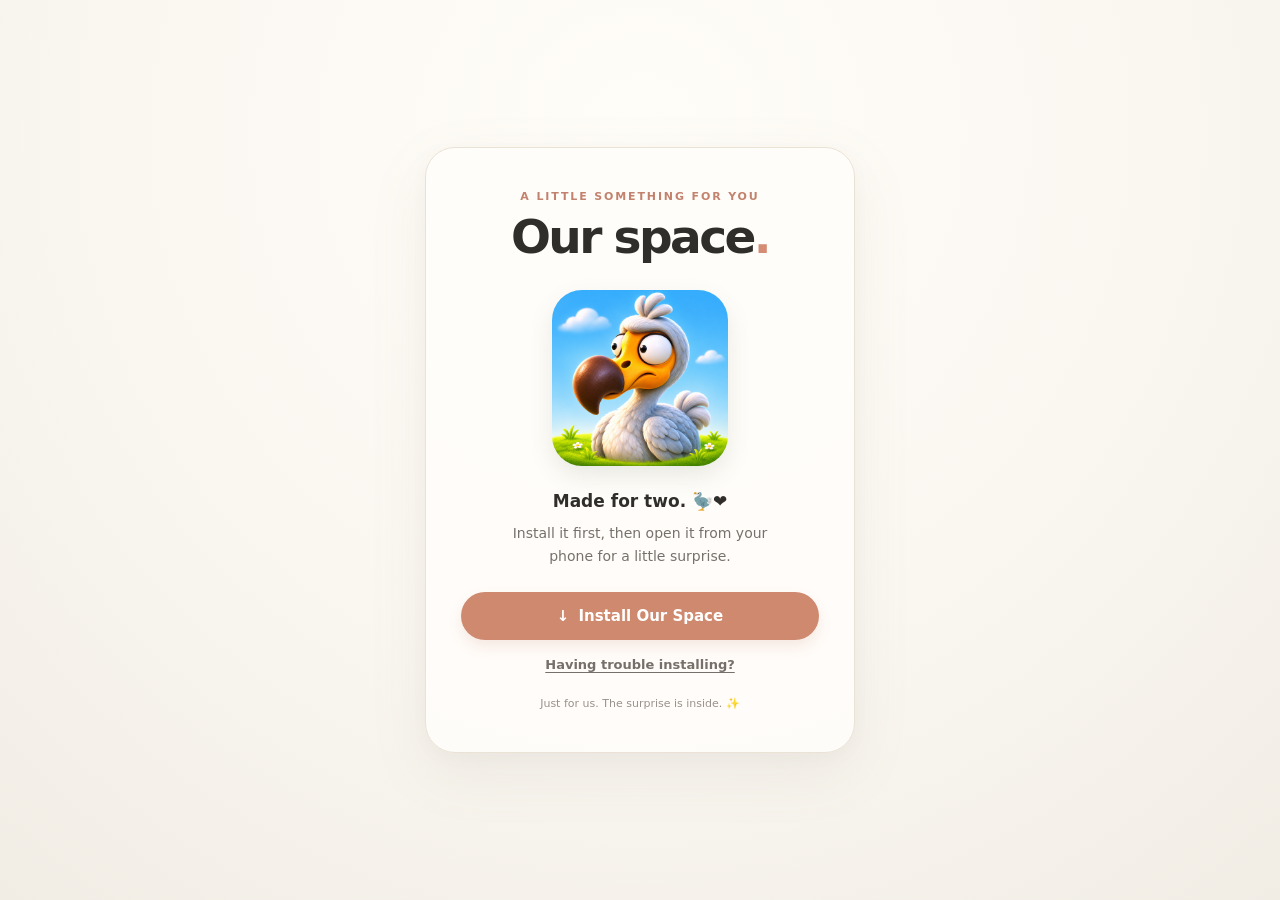
<file: install.html>
<!doctype html>
<html lang="en">
<head>
  <meta charset="utf-8">
  <meta name="viewport" content="width=device-width, initial-scale=1, viewport-fit=cover">
  <meta name="theme-color" content="#faf7f1">
  <meta name="description" content="A little something for two. Install Our Space to discover what's inside.">
  <link rel="manifest" href="./manifest.webmanifest">
  <link rel="icon" type="image/png" href="./icons/favicon-48.png">
  <link rel="apple-touch-icon" href="./icons/apple-touch-icon.png">
  <title>A little something for you · Our Space</title>
  <style>
    :root{color-scheme:light;font-family:system-ui,-apple-system,BlinkMacSystemFont,"Segoe UI",sans-serif;--ink:#302e2b;--muted:#77716c;--peach:#d58c75;--cream:#faf7f1}
    *{box-sizing:border-box}
    body{margin:0;min-height:100svh;display:grid;place-items:center;background:radial-gradient(circle at 50% 15%,#fffdf8 0%,#faf7f1 53%,#f1ede5 100%);color:var(--ink);padding:clamp(16px,4vw,36px)}
    main{width:min(100%,430px);text-align:center;padding:clamp(25px,6vw,42px) clamp(22px,6vw,35px);border:1px solid #ebe2d6;border-radius:30px;background:#fffdfaee;box-shadow:0 20px 60px #887b6918,0 5px 15px #887b690b}
    .eyebrow{font-size:11px;letter-spacing:.17em;font-weight:800;color:#c2826d;margin:0 0 8px}
    h1{font-size:clamp(34px,9vw,47px);line-height:1.1;letter-spacing:-.055em;margin:0;font-weight:800}
    h1 span{color:var(--peach)}
    .icon{display:block;width:clamp(138px,42vw,176px);height:auto;aspect-ratio:1/1;object-fit:cover;border-radius:30px;box-shadow:0 10px 23px #4c5c4a1f;margin:27px auto 23px}
    .lead{margin:0 0 8px;font-size:17px;font-weight:650;line-height:1.5}
    .sub{margin:0 auto 25px;color:var(--muted);font-size:14px;line-height:1.6;max-width:290px}
    button{font:inherit;cursor:pointer}
    .install{border:0;display:flex;gap:9px;align-items:center;justify-content:center;width:100%;padding:15px 18px;color:white;background:#ce896f;border-radius:999px;font-weight:750;font-size:15px;box-shadow:0 7px 14px #bf7a6125;transition:background .15s ease,transform .15s ease}
    .install:hover{background:#bc795f}.install:active{transform:scale(.985)}.install:focus-visible,.help-toggle:focus-visible{outline:3px solid #688f79;outline-offset:4px}
    .help-toggle{display:inline-block;margin:16px 0 0;background:none;border:0;color:#776f69;font-weight:650;font-size:13px;text-decoration:underline;text-underline-offset:3px}
    .instructions{margin-top:19px;border:1px solid #e5e4d6;border-radius:18px;background:#f4f5ee;text-align:left;padding:18px;color:#454840}
    .instructions[hidden],.status[hidden]{display:none}
    .instructions h2{font-size:15px;margin:0 0 10px}.instructions ol{margin:0;padding-left:20px;font-size:13px;line-height:1.8}.instructions p{font-size:13px;line-height:1.6;margin:10px 0 0}
    .status{font-size:13px;color:#53745f;margin:13px 0 0;line-height:1.6}
    footer{margin-top:24px;font-size:11px;color:#99918b}
    @media(prefers-reduced-motion:reduce){.install{transition:none}}
  </style>
</head>
<body>
  <main>
    <p class="eyebrow">A LITTLE SOMETHING FOR YOU</p>
    <h1>Our space<span>.</span></h1>
    <img class="icon" src="./icons/icon-512.png" alt="Our Space app icon featuring Dodo" width="176" height="176">
    <p class="lead">Made for two. 🦤❤️</p>
    <p class="sub">Install it first, then open it from your phone for a little surprise.</p>
    <button type="button" class="install" id="install-btn"><span aria-hidden="true">↓</span> Install Our Space</button>
    <p id="status" class="status" role="status" aria-live="polite" hidden></p>
    <button type="button" class="help-toggle" id="help-toggle" aria-expanded="false" aria-controls="instructions">Having trouble installing?</button>
    <section class="instructions" id="instructions" hidden>
      <h2>Install on your phone</h2>
      <div id="manual-steps"></div>
      <p><strong>Already installed?</strong> Look for Dodo in your app drawer or home screen, then open Our Space from there.</p>
    </section>
    <footer>Just for us. The surprise is inside. ✨</footer>
  </main>
  <script>
    (()=>{
      const installBtn=document.getElementById('install-btn');
      const toggle=document.getElementById('help-toggle');
      const steps=document.getElementById('manual-steps');
      const instructions=document.getElementById('instructions');
      const status=document.getElementById('status');
      let installPrompt=null;
      let installed=window.matchMedia('(display-mode: standalone)').matches || window.navigator.standalone===true;
      const isiOS=/iPad|iPhone|iPod/.test(navigator.userAgent);
      function showHelp(){
        if(isiOS){steps.innerHTML='<ol><li>Open this invitation in <strong>Safari</strong>.</li><li>Tap the <strong>Share</strong> button.</li><li>Choose <strong>Add to Home Screen</strong>, then <strong>Add</strong>.</li></ol>';}
        else{steps.innerHTML='<ol><li>Open this invitation in <strong>Chrome</strong> (not inside WhatsApp).</li><li>Tap Chrome’s <strong>⋮</strong> menu.</li><li>Choose <strong>Add to Home screen</strong> or <strong>Install app</strong>, then confirm.</li></ol>';}
        instructions.hidden=false;toggle.setAttribute('aria-expanded','true');
      }
      window.addEventListener('beforeinstallprompt',(e)=>{e.preventDefault();installPrompt=e;});
      window.addEventListener('appinstalled',()=>{installed=true;installPrompt=null;status.textContent='Installed! Look for the Dodo icon on your home screen and open it from there. 🦤';status.hidden=false;});
      toggle.addEventListener('click',()=>{if(instructions.hidden)showHelp();else{instructions.hidden=true;toggle.setAttribute('aria-expanded','false');}});
      installBtn.addEventListener('click',async()=>{
        if(installed){status.textContent='Already installed? Open Our Space using the Dodo icon on your home screen. 🦤';status.hidden=false;return;}
        if(installPrompt){
          const prompt=installPrompt;installPrompt=null;
          try{await prompt.prompt();const choice=await prompt.userChoice;
            if(choice?.outcome==='accepted'){status.textContent='Lovely! Once it’s installed, open Our Space from your app drawer or home screen. 🦤';status.hidden=false;}
            else{status.textContent='No problem — you can install it whenever you like.';status.hidden=false;showHelp();}
          }catch(_){showHelp();}
        }else{status.textContent='Use your browser’s install option below — the app itself will stay a surprise until you open it.';status.hidden=false;showHelp();}
      });
      if('serviceWorker' in navigator){navigator.serviceWorker.register('./service-worker.js',{scope:'./'}).catch(()=>{});}
    })();
  </script>
</body>
</html>
</file>
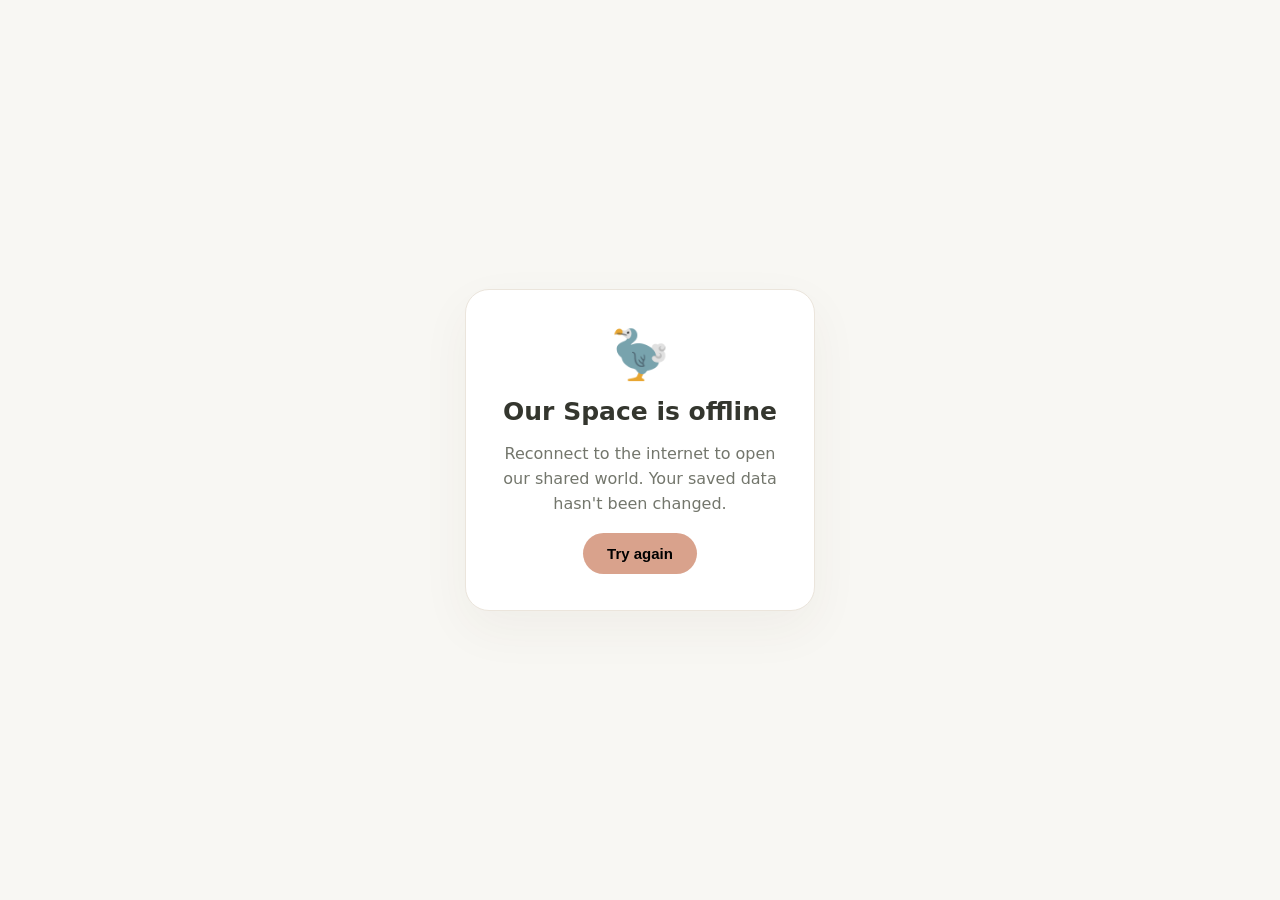
<file: offline.html>
<!doctype html>
<html lang="en"><head><meta charset="utf-8"><meta name="viewport" content="width=device-width,initial-scale=1"><meta name="theme-color" content="#f8f7f3"><title>Our Space — Offline</title><style>
*{box-sizing:border-box}body{margin:0;min-height:100dvh;display:grid;place-items:center;background:#f8f7f3;color:#34362e;font-family:system-ui,-apple-system,Segoe UI,sans-serif;padding:24px}main{max-width:350px;text-align:center;background:#fff;border:1px solid #ebe5dc;border-radius:24px;padding:36px 28px;box-shadow:0 18px 50px #4b40250d}.bird{font-size:48px}h1{font-size:25px;margin:14px 0 8px}p{line-height:1.55;color:#73766c}button{background:#d9a28c;border:0;border-radius:40px;padding:12px 24px;font-size:15px;font-weight:700;cursor:pointer}
</style></head><body><main><div class="bird" aria-hidden="true">🦤</div><h1>Our Space is offline</h1><p>Reconnect to the internet to open our shared world. Your saved data hasn't been changed.</p><button onclick="location.reload()">Try again</button></main></body></html>
</file>
